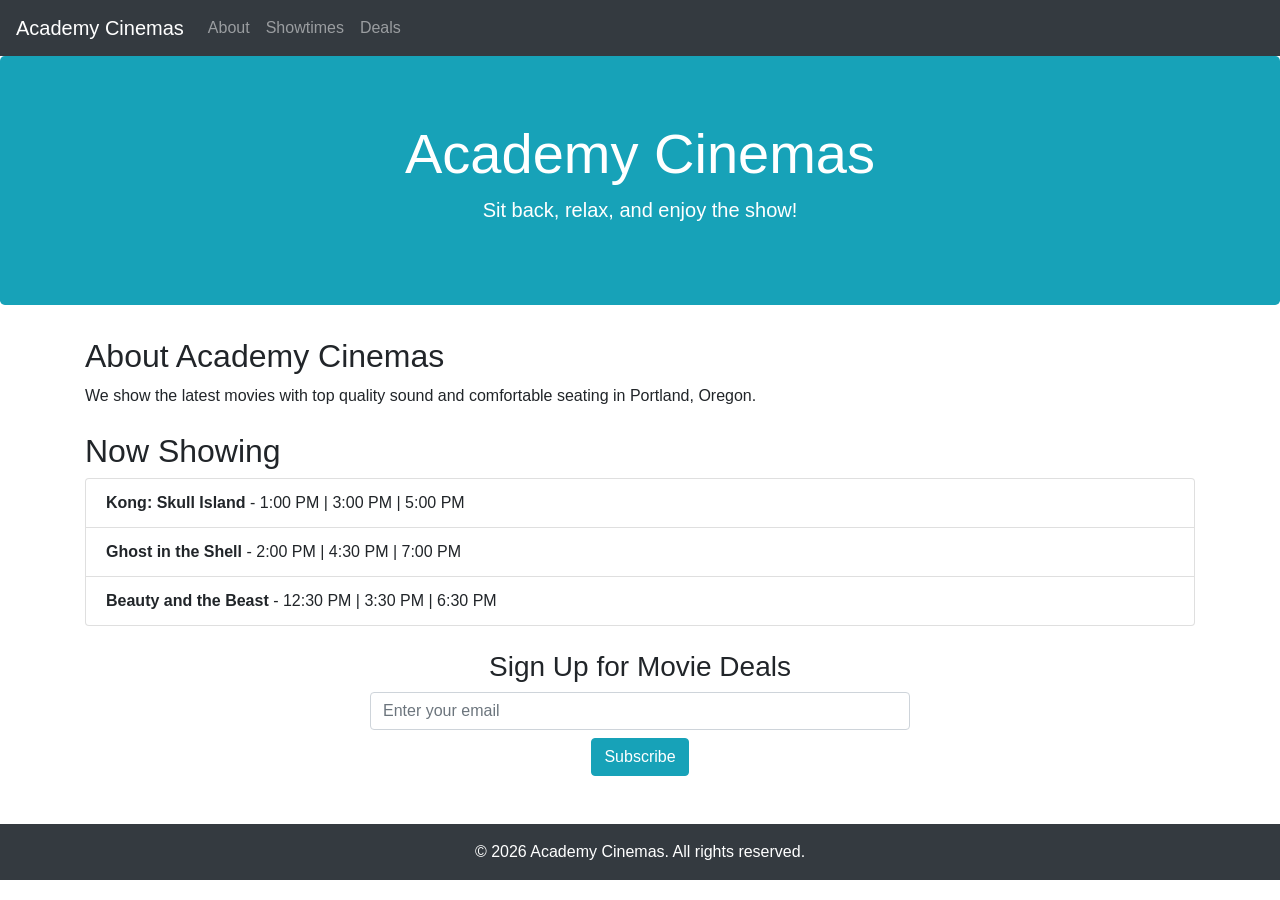
<file: Academy-Cinemas/index.html>
<!DOCTYPE html>
<html lang="en">
<head>
  <meta charset="UTF-8">
  <meta name="viewport" content="width=device-width, initial-scale=1.0">
  <title>Academy Cinemas</title>
  <!-- Bootstrap CSS -->
  <link rel="stylesheet" href="https://cdn.jsdelivr.net/npm/bootstrap@4.6.2/dist/css/bootstrap.min.css">
</head>
<body>

  <!-- Navbar -->
  <nav class="navbar navbar-expand-lg navbar-dark bg-dark">
    <a class="navbar-brand" href="#">Academy Cinemas</a>
    <div class="navbar-nav">
      <a class="nav-link" href="#about">About</a>
      <a class="nav-link" href="#showtimes">Showtimes</a>
      <a class="nav-link" href="#deals">Deals</a>
    </div>
  </nav>

  <!-- Main Banner -->
  <div class="jumbotron text-center bg-info text-white">
    <h1 class="display-4">Academy Cinemas</h1>
    <p class="lead">Sit back, relax, and enjoy the show!</p>
  </div>

  <div class="container">

    <!-- About Section -->
    <div id="about" class="my-4">
      <h2>About Academy Cinemas</h2>
      <p>We show the latest movies with top quality sound and comfortable seating in Portland, Oregon.</p>
    </div>

    <!-- Showtimes Section -->
    <div id="showtimes" class="my-4">
      <h2>Now Showing</h2>
      <ul class="list-group">
        <li class="list-group-item"><strong>Kong: Skull Island</strong> - 1:00 PM | 3:00 PM | 5:00 PM</li>
        <li class="list-group-item"><strong>Ghost in the Shell</strong> - 2:00 PM | 4:30 PM | 7:00 PM</li>
        <li class="list-group-item"><strong>Beauty and the Beast</strong> - 12:30 PM | 3:30 PM | 6:30 PM</li>
      </ul>
    </div>

    <!-- Deals Section -->
    <div id="deals" class="my-4 text-center">
      <h3>Sign Up for Movie Deals</h3>
      <div class="form-group row justify-content-center">
        <div class="col-md-6">
          <input type="email" class="form-control" placeholder="Enter your email">
          <button class="btn btn-info mt-2" type="button">Subscribe</button>
        </div>
      </div>
    </div>

  </div>

  <!-- Bootstrap Footer -->
  <footer class="bg-dark text-white text-center py-3 mt-5">
    <p class="mb-0">&copy; 2026 Academy Cinemas. All rights reserved.</p>
  </footer>

</body>
</html>
</file>
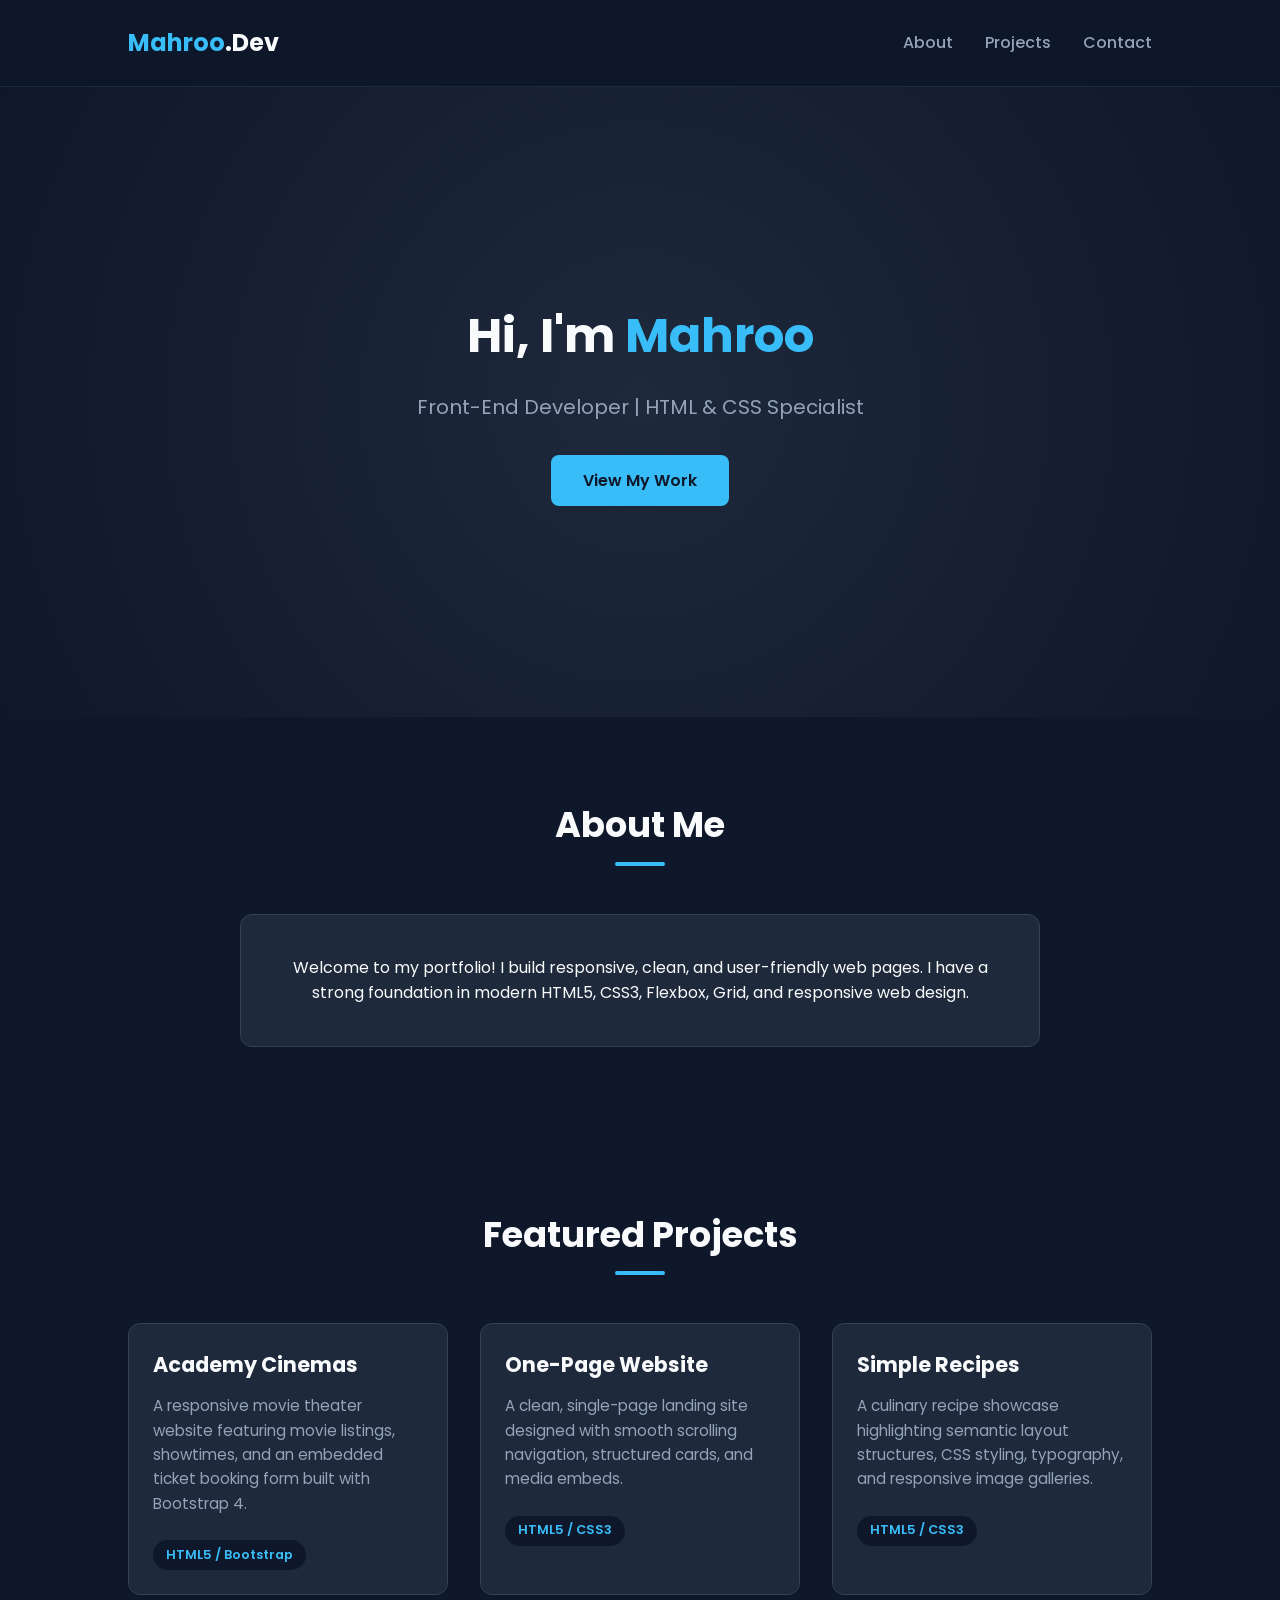
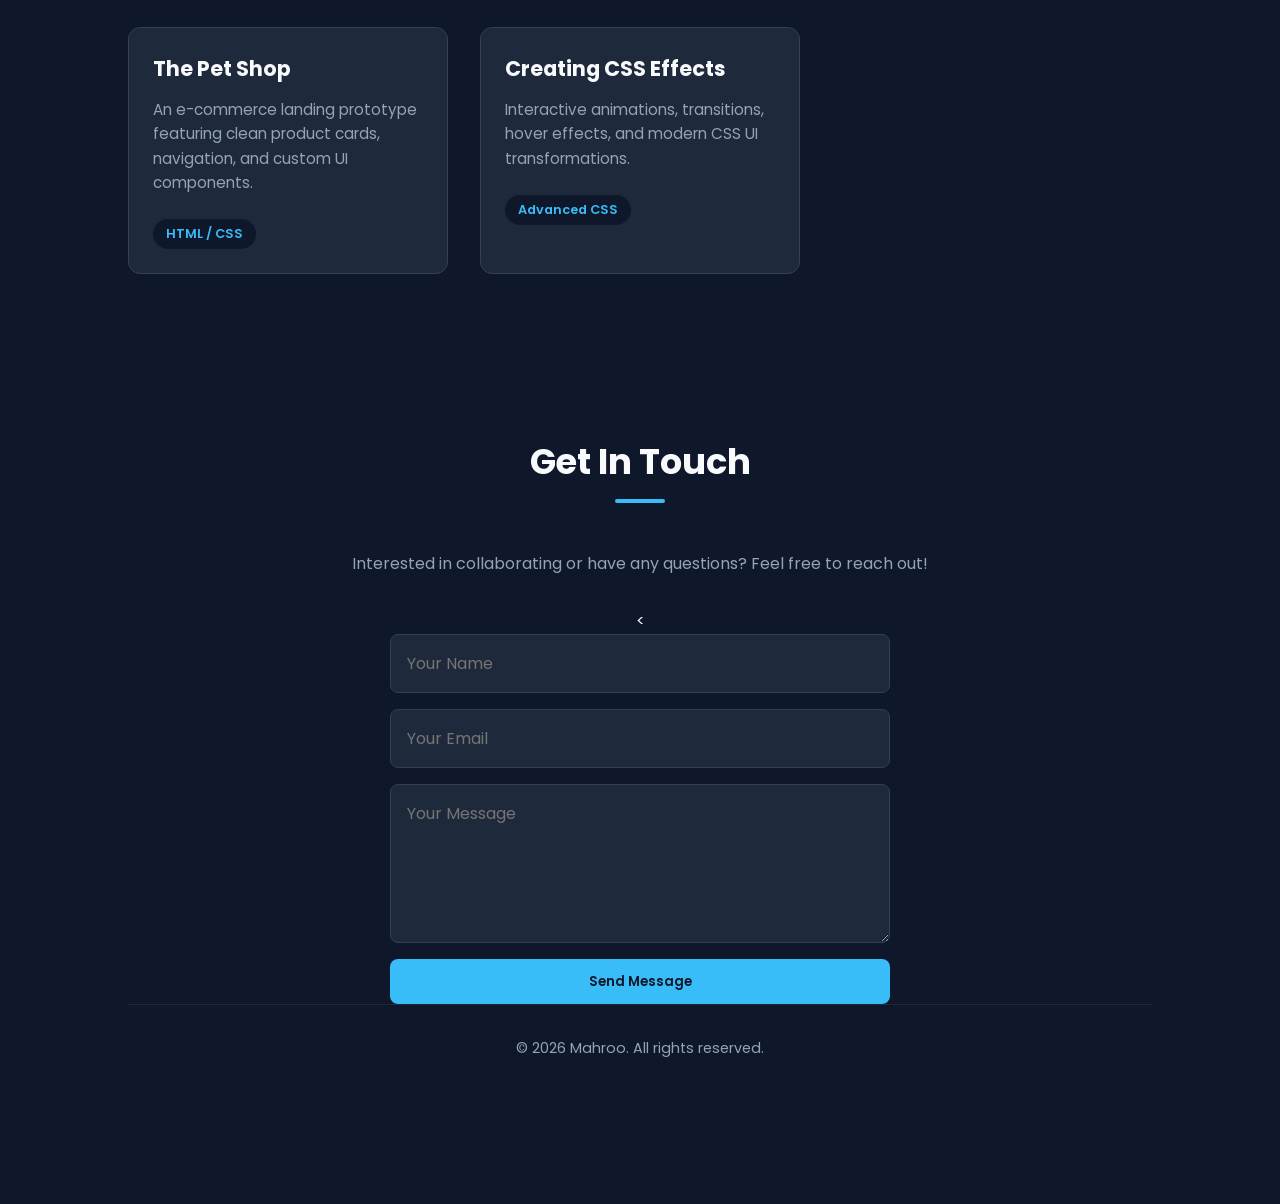
<file: Portfolio-Website/index.html>
<!DOCTYPE html>
<html lang="en">
<head>
    <meta charset="UTF-8">
    <meta name="viewport" content="width=device-width, initial-scale=1.0">
    <title>Mahroo's Portfolio</title>
    <link rel="stylesheet" href="style.css">
    <link href="https://fonts.googleapis.com/css2?family=Poppins:wght@300;400;600;700&display=swap" rel="stylesheet">
</head>
<body>

    <!-- Navbar -->
    <nav class="navbar">
        <div class="logo">Mahroo<span>.Dev</span></div>
        <ul class="nav-links">
            <li><a href="#about">About</a></li>
            <li><a href="#projects">Projects</a></li>
            <li><a href="#contact">Contact</a></li>
        </ul>
    </nav>

    <!-- Hero Section -->
    <header class="hero">
        <div class="hero-content">
            <h1>Hi, I'm <span class="highlight">Mahroo</span></h1>
            <p>Front-End Developer | HTML & CSS Specialist</p>
            <a href="#projects" class="btn">View My Work</a>
        </div>
    </header>

    <!-- About Section -->
    <section id="about" class="about">
        <h2>About Me</h2>
        <div class="about-card">
            <p>
                Welcome to my portfolio! I build responsive, clean, and user-friendly web pages. 
                I have a strong foundation in modern HTML5, CSS3, Flexbox, Grid, and responsive web design.
            </p>
        </div>
    </section>

    <!-- Projects Section -->
    <section id="projects" class="projects">
        <h2>Featured Projects</h2>
        <div class="project-grid">

            <div class="project-card">
                <div class="card-body">
                    <h3>Academy Cinemas</h3>
                    <p>A responsive movie theater website featuring movie listings, showtimes, and an embedded ticket booking form built with Bootstrap 4.</p>
                    <span class="tag">HTML5 / Bootstrap</span>
                </div>
            </div>

            <div class="project-card">
                <div class="card-body">
                    <h3>One-Page Website</h3>
                    <p>A clean, single-page landing site designed with smooth scrolling navigation, structured cards, and media embeds.</p>
                    <span class="tag">HTML5 / CSS3</span>
                </div>
            </div>

            <div class="project-card">
                <div class="card-body">
                    <h3>Simple Recipes</h3>
                    <p>A culinary recipe showcase highlighting semantic layout structures, CSS styling, typography, and responsive image galleries.</p>
                    <span class="tag">HTML5 / CSS3</span>
                </div>
            </div>

            <div class="project-card">
                <div class="card-body">
                    <h3>The Pet Shop</h3>
                    <p>An e-commerce landing prototype featuring clean product cards, navigation, and custom UI components.</p>
                    <span class="tag">HTML / CSS</span>
                </div>
            </div>

            <div class="project-card">
                <div class="card-body">
                    <h3>Creating CSS Effects</h3>
                    <p>Interactive animations, transitions, hover effects, and modern CSS UI transformations.</p>
                    <span class="tag">Advanced CSS</span>
                </div>
            </div>

        </div>
    </section>

    <!-- Contact Section -->
    <section id="contact" class="contact">
        <h2>Get In Touch</h2>
        <p>Interested in collaborating or have any questions? Feel free to reach out!</p>
<<form name="contactForm" class="contact-form" onsubmit="event.preventDefault(); validateForm();">
            <input type="text" name="name" placeholder="Your Name" required>
            <input type="email" name="email" placeholder="Your Email" required>
            <textarea name="message" rows="5" placeholder="Your Message" required></textarea>
            <button type="submit" class="btn">Send Message</button>
        </form>

    <!-- Footer -->
    <footer>
        <p>&copy; 2026 Mahroo. All rights reserved.</p>
    </footer>

<script src="portfolio.js"></script>
</body>
<script src="portfolio.js"></script>
</body>
</html>
</file>
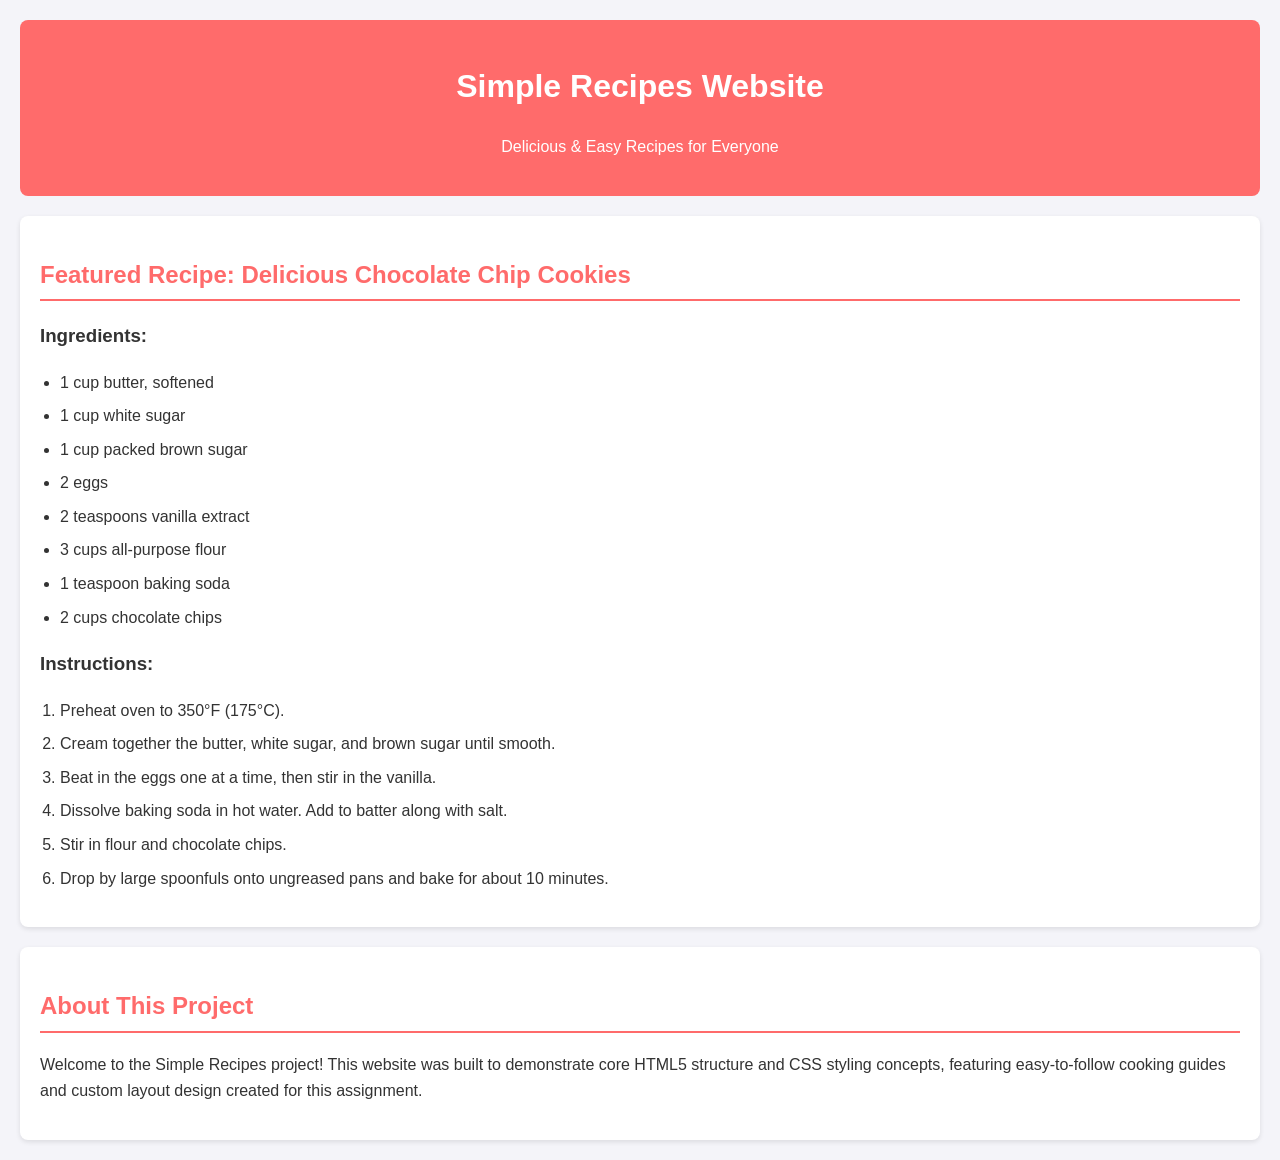
<file: Simple-Recipes/index.html>
<!DOCTYPE html>
<html lang="en">
<head>
    <meta charset="UTF-8">
    <meta name="viewport" content="width=device-width, initial-scale=1.0">
    <title>Simple Recipes</title>
    <style>
        body {
            font-family: Arial, sans-serif;
            line-height: 1.6;
            margin: 0;
            padding: 20px;
            background-color: #f4f4f9;
            color: #333;
        }
        header {
            background-color: #ff6b6b;
            color: white;
            padding: 20px;
            text-align: center;
            border-radius: 8px;
        }
        section {
            background: white;
            padding: 20px;
            margin-top: 20px;
            border-radius: 8px;
            box-shadow: 0 2px 5px rgba(0,0,0,0.1);
        }
        h2 {
            color: #ff6b6b;
            border-bottom: 2px solid #ff6b6b;
            padding-bottom: 5px;
        }
        ul, ol {
            padding-left: 20px;
        }
        li {
            margin-bottom: 8px;
        }
    </style>
</head>
<body>

    <header>
        <h1>Simple Recipes Website</h1>
        <p>Delicious & Easy Recipes for Everyone</p>
    </header>

    <section>
        <h2>Featured Recipe: Delicious Chocolate Chip Cookies</h2>
        <h3>Ingredients:</h3>
        <ul>
            <li>1 cup butter, softened</li>
            <li>1 cup white sugar</li>
            <li>1 cup packed brown sugar</li>
            <li>2 eggs</li>
            <li>2 teaspoons vanilla extract</li>
            <li>3 cups all-purpose flour</li>
            <li>1 teaspoon baking soda</li>
            <li>2 cups chocolate chips</li>
        </ul>

        <h3>Instructions:</h3>
        <ol>
            <li>Preheat oven to 350°F (175°C).</li>
            <li>Cream together the butter, white sugar, and brown sugar until smooth.</li>
            <li>Beat in the eggs one at a time, then stir in the vanilla.</li>
            <li>Dissolve baking soda in hot water. Add to batter along with salt.</li>
            <li>Stir in flour and chocolate chips.</li>
            <li>Drop by large spoonfuls onto ungreased pans and bake for about 10 minutes.</li>
        </ol>
    </section>

    <section>
        <h2>About This Project</h2>
        <p>Welcome to the Simple Recipes project! This website was built to demonstrate core HTML5 structure and CSS styling concepts, featuring easy-to-follow cooking guides and custom layout design created for this assignment.</p>
    </section>

</body>
</html>
</file>
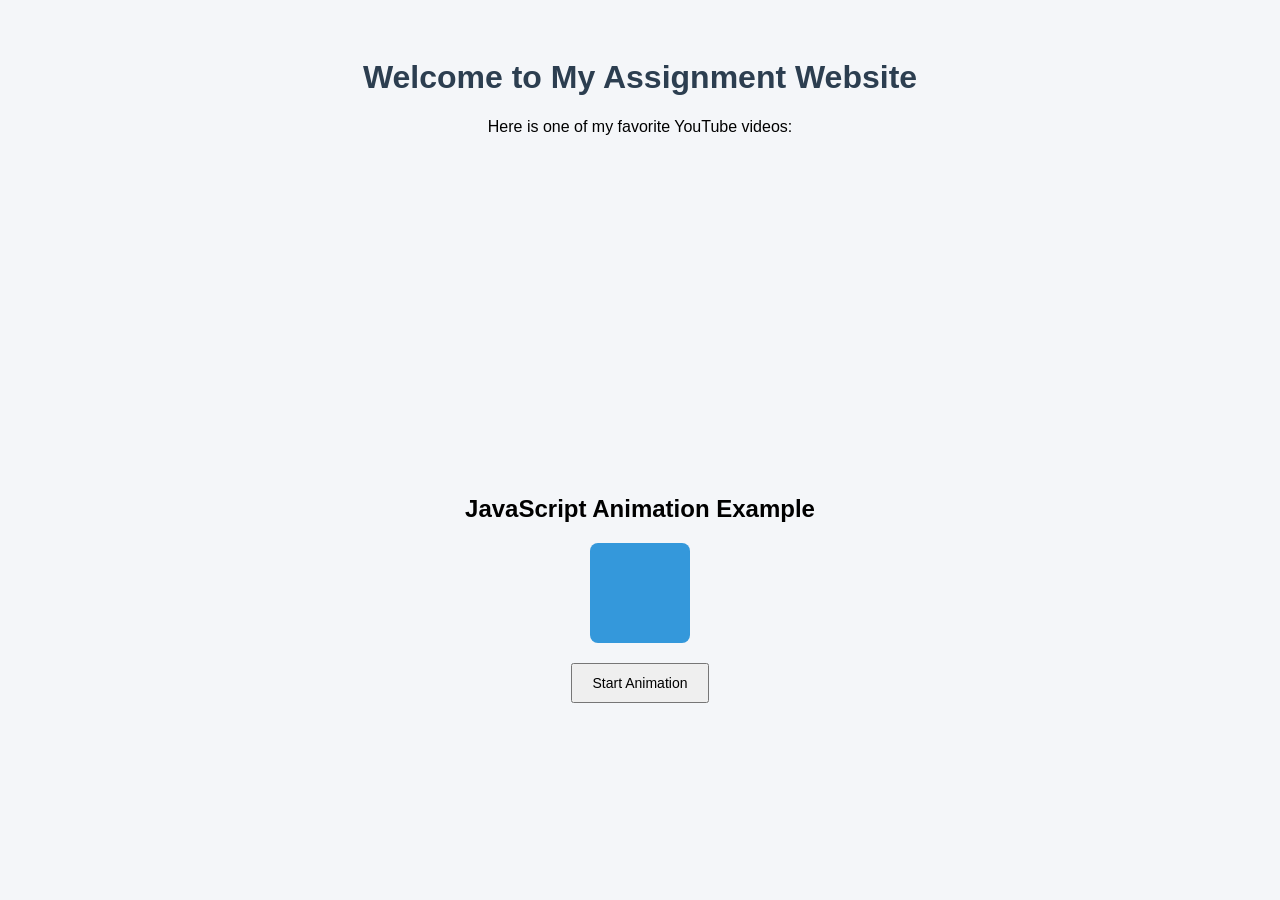
<file: Academy-Cinemas/YouTube-Assignment/index.html>
<!DOCTYPE html>
<html lang="en">
<head>
    <meta charset="UTF-8">
    <title>My Web Assignment</title>
    <style>
        body {
            background-color: #f4f6f9;
            font-family: Arial, sans-serif;
            text-align: center;
            padding: 30px;
        }
        h1 {
            color: #2c3e50;
        }
        #animatedBox {
            width: 100px;
            height: 100px;
            background-color: #3498db;
            margin: 20px auto;
            position: relative;
            border-radius: 8px;
        }
    </style>
</head>
<body>

    <h1>Welcome to My Assignment Website</h1>
    <p>Here is one of my favorite YouTube videos:</p>

    <div style="margin: 20px 0;">
        <iframe width="560" height="315" src="https://www.youtube.com/embed/dQw4w9WgXcQ" 
                title="YouTube video player" frameborder="0" 
                allow="accelerometer; autoplay; clipboard-write; encrypted-media; gyroscope; picture-in-picture" 
                allowfullscreen></iframe>
    </div>

    <h2>JavaScript Animation Example</h2>
    <div id="animatedBox"></div>
    <button onclick="startAnimation()" style="padding: 10px 20px; font-size: 14px; cursor: pointer;">Start Animation</button>

    <script>
        function startAnimation() {
            var box = document.getElementById("animatedBox");
            var pos = 0;
            var id = setInterval(frame, 5);
            function frame() {
                if (pos == 200) {
                    clearInterval(id);
                } else {
                    pos++;
                    box.style.top = pos + 'px';
                    box.style.left = pos + 'px';
                }
            }
        }
    </script>

</body>
</html>
</file>
<file: Portfolio-Website/style.css>
* {
    margin: 0;
    padding: 0;
    box-sizing: border-box;
    font-family: 'Poppins', sans-serif;
    scroll-behavior: smooth;
}

body {
    background-color: #0f172a;
    color: #f8fafc;
    line-height: 1.6;
}

/* Navbar */
.navbar {
    display: flex;
    justify-content: space-between;
    align-items: center;
    padding: 1.5rem 10%;
    background: rgba(15, 23, 42, 0.95);
    position: sticky;
    top: 0;
    z-index: 100;
    border-bottom: 1px solid #1e293b;
}

.logo {
    font-size: 1.5rem;
    font-weight: 700;
    color: #38bdf8;
}

.logo span {
    color: #f8fafc;
}

.nav-links {
    list-style: none;
    display: flex;
    gap: 2rem;
}

.nav-links a {
    color: #94a3b8;
    text-decoration: none;
    font-weight: 500;
    transition: color 0.3s;
}

.nav-links a:hover {
    color: #38bdf8;
}

/* Hero Section */
.hero {
    min-height: 70vh;
    display: flex;
    justify-content: center;
    align-items: center;
    text-align: center;
    padding: 0 1rem;
    background: radial-gradient(circle at center, #1e293b 0%, #0f172a 100%);
}

.hero h1 {
    font-size: 3rem;
    margin-bottom: 1rem;
}

.highlight {
    color: #38bdf8;
}

.hero p {
    font-size: 1.25rem;
    color: #94a3b8;
    margin-bottom: 2rem;
}

.btn {
    display: inline-block;
    padding: 0.8rem 2rem;
    background-color: #38bdf8;
    color: #0f172a;
    text-decoration: none;
    font-weight: 600;
    border-radius: 8px;
    border: none;
    cursor: pointer;
    transition: transform 0.2s, background 0.3s;
}

.btn:hover {
    background-color: #0ea5e9;
    transform: translateY(-2px);
}

/* Sections */
section {
    padding: 5rem 10%;
}

section h2 {
    font-size: 2.2rem;
    text-align: center;
    margin-bottom: 3rem;
    color: #f8fafc;
    position: relative;
}

section h2::after {
    content: '';
    display: block;
    width: 50px;
    height: 4px;
    background: #38bdf8;
    margin: 8px auto 0;
    border-radius: 2px;
}

/* About Section */
.about-card {
    background: #1e293b;
    padding: 2.5rem;
    border-radius: 12px;
    max-width: 800px;
    margin: 0 auto;
    text-align: center;
    border: 1px solid #334155;
}

/* Projects Section */
.project-grid {
    display: grid;
    grid-template-columns: repeat(auto-fit, minmax(280px, 1fr));
    gap: 2rem;
}

.project-card {
    background: #1e293b;
    border-radius: 12px;
    overflow: hidden;
    border: 1px solid #334155;
    transition: transform 0.3s, border-color 0.3s;
    padding: 1.5rem;
    display: flex;
    flex-direction: column;
    justify-content: space-between;
}

.project-card:hover {
    transform: translateY(-5px);
    border-color: #38bdf8;
}

.card-body h3 {
    font-size: 1.3rem;
    margin-bottom: 0.8rem;
    color: #f8fafc;
}

.card-body p {
    color: #94a3b8;
    font-size: 0.95rem;
    margin-bottom: 1.5rem;
}

.tag {
    display: inline-block;
    padding: 0.3rem 0.8rem;
    background: #0f172a;
    color: #38bdf8;
    border-radius: 20px;
    font-size: 0.8rem;
    font-weight: 600;
}

/* Contact Section */
.contact {
    text-align: center;
}

.contact p {
    color: #94a3b8;
    margin-bottom: 2rem;
}

.contact-form {
    max-width: 500px;
    margin: 0 auto;
    display: flex;
    flex-direction: column;
    gap: 1rem;
}

.contact-form input,
.contact-form textarea {
    width: 100%;
    padding: 1rem;
    background: #1e293b;
    border: 1px solid #334155;
    border-radius: 8px;
    color: #fff;
    outline: none;
    font-size: 1rem;
}

.contact-form input:focus,
.contact-form textarea:focus {
    border-color: #38bdf8;
}

/* Footer */
footer {
    text-align: center;
    padding: 2rem;
    border-top: 1px solid #1e293b;
    color: #64748b;
    font-size: 0.9rem;
}
</file>
